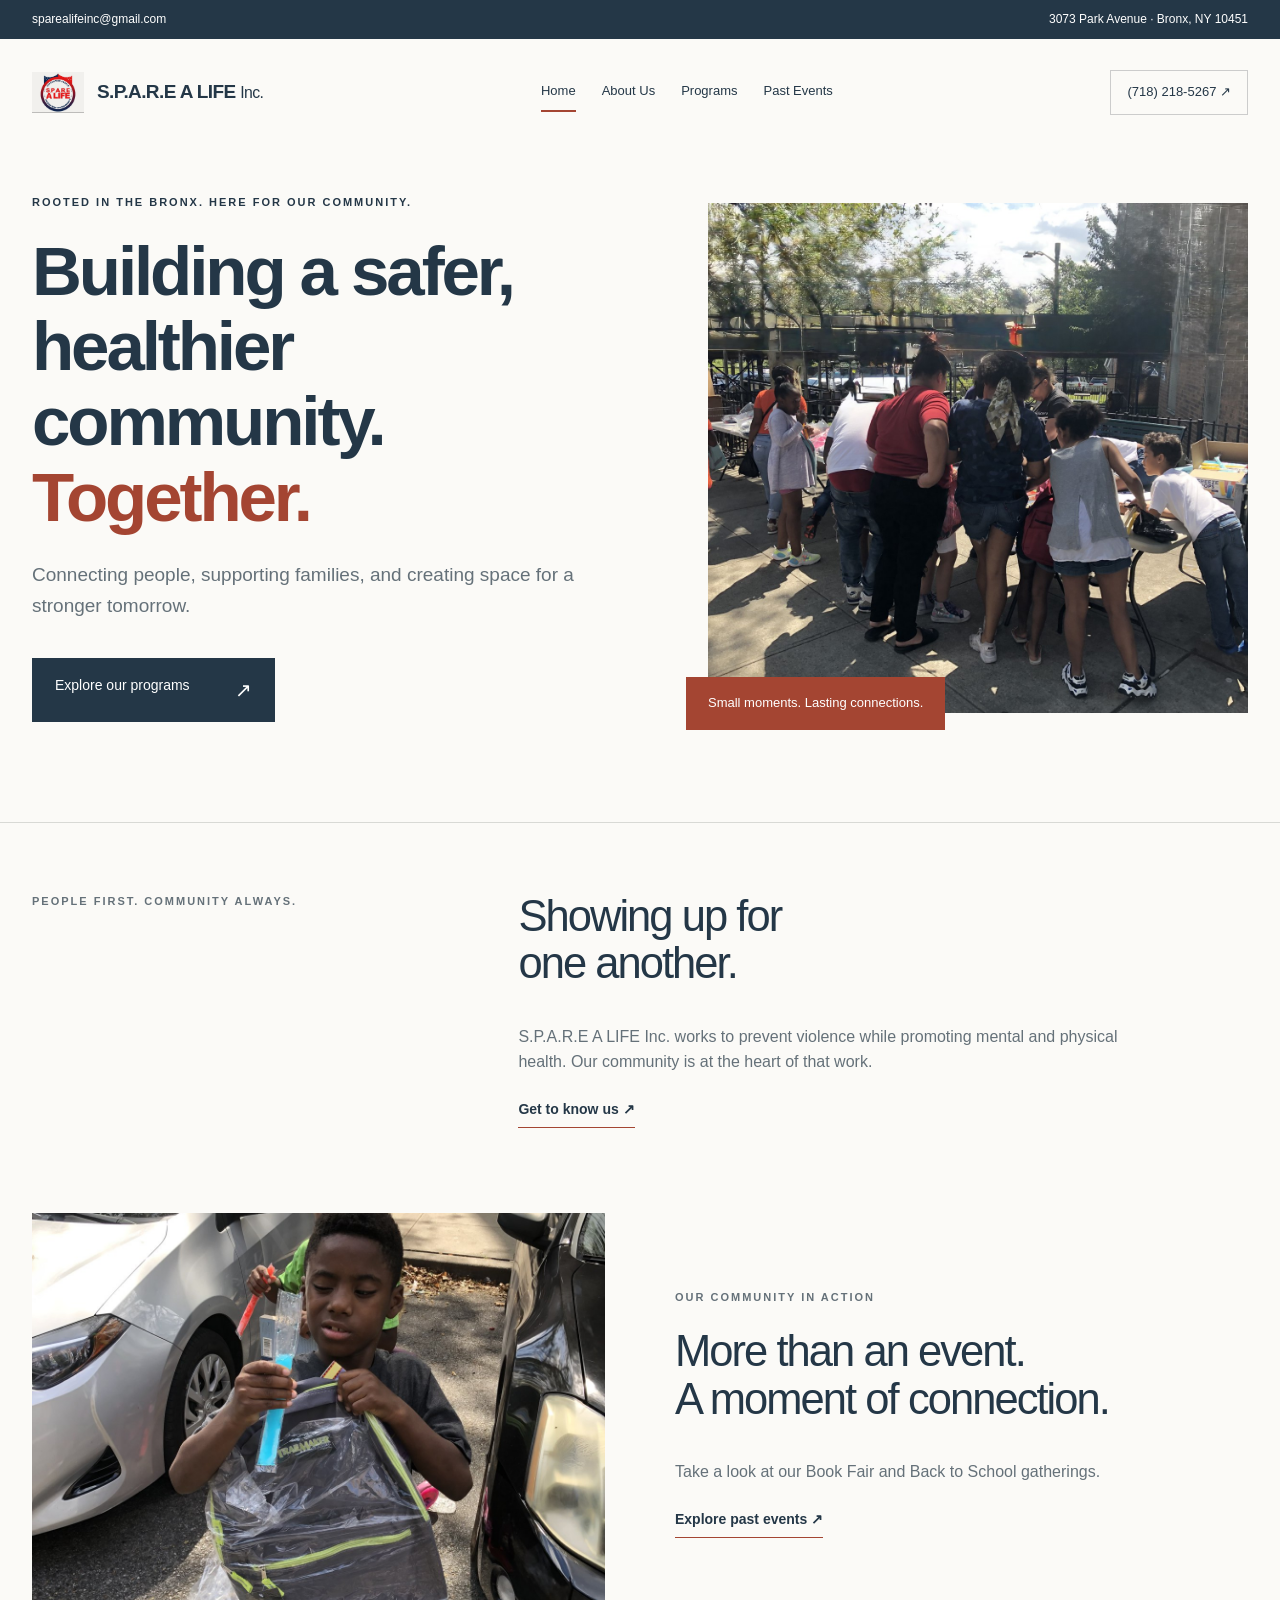
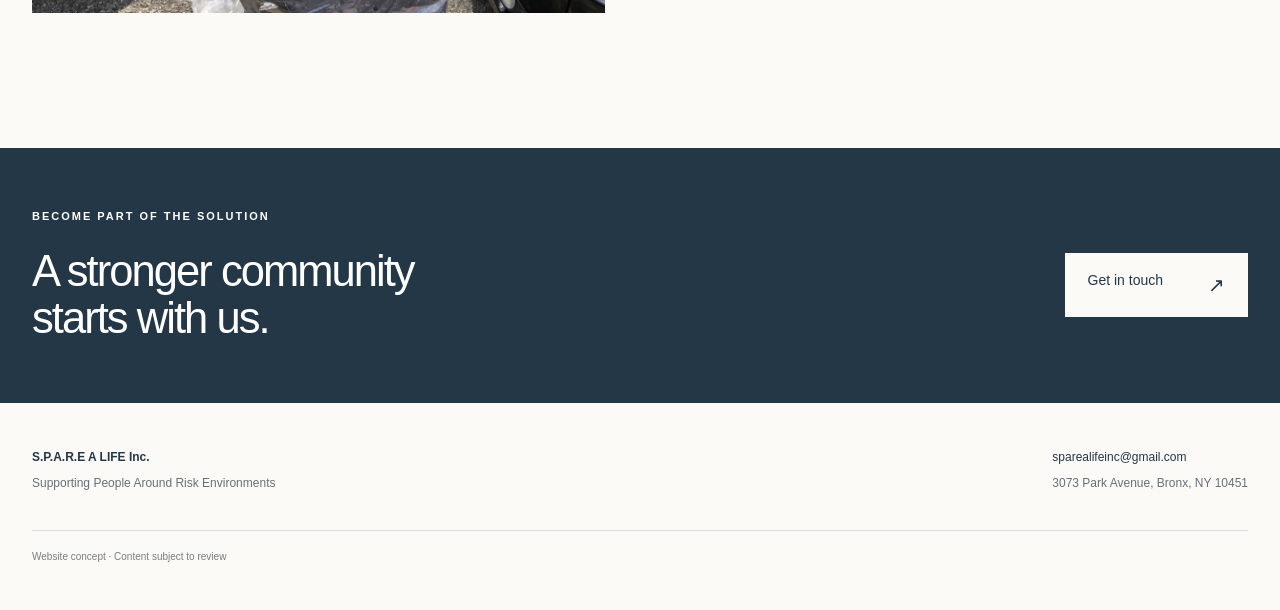
<file: index.html>
<!DOCTYPE html>
<html lang="en">
 <head>
  <meta charset="utf-8"/>
  <meta content="width=device-width,initial-scale=1" name="viewport"/>
  <title>
   Home | S.P.A.R.E A LIFE Inc.
  </title>
  <meta content="S.P.A.R.E A LIFE Inc. — building a safer, healthier community together." name="description"/>
  <link href="styles.css" rel="stylesheet"/>
  <script defer="" src="script.js">
  </script>
 </head>
 <body>
  <a class="skip" href="#main">
   Skip to content
  </a>
  <div class="contact-strip">
   <div>
    <a href="mailto:sparealifeinc@gmail.com">
     sparealifeinc@gmail.com
    </a>
    <span>
     3073 Park Avenue · Bronx, NY 10451
    </span>
   </div>
  </div>
  <header>
   <a class="brand" href="index.html">
    <img alt="S.P.A.R.E A LIFE logo" src="assets/logo.jpg"/>
    <span>
     S.P.A.R.E A LIFE
     <small>
      Inc.
     </small>
    </span>
   </a>
   <nav aria-label="Main navigation">
    <a aria-current="page" href="index.html">
     Home
    </a>
    <a href="about-us.html">
     About Us
    </a>
    <a href="programs.html">
     Programs
    </a>
    <a href="past-events.html">
     Past Events
    </a>
   </nav>
   <a class="phone" href="tel:+17182185267">
    (718) 218-5267 ↗
   </a>
  </header>
  <main id="main">
   <section class="hero">
    <div>
     <p class="eyebrow">
      ROOTED IN THE BRONX. HERE FOR OUR COMMUNITY.
     </p>
     <h1>
      Building a safer,
      <br/>
      healthier community.
      <br/>
      <em>
       Together.
      </em>
     </h1>
     <p class="lead">
      Connecting people, supporting families, and creating space for a stronger tomorrow.
     </p>
     <a class="button" href="programs.html">
      Explore our programs
      <span>
       ↗
      </span>
     </a>
    </div>
    <figure class="hero-photo">
     <img alt="Neighbors gathered at a community event" src="assets/back-to-school-3.jpg"/>
     <figcaption>
      Small moments. Lasting connections.
     </figcaption>
    </figure>
   </section>
   <section class="intro">
    <p class="eyebrow">
     PEOPLE FIRST. COMMUNITY ALWAYS.
    </p>
    <div>
     <h2>
      Showing up for
      <br/>
      one another.
     </h2>
     <p>
      S.P.A.R.E A LIFE Inc. works to prevent violence while promoting mental and physical health. Our community is at the heart of that work.
     </p>
     <a class="text-link" href="about-us.html">
      Get to know us ↗
     </a>
    </div>
   </section>
   <section class="feature">
    <img alt="A young attendee at the Back to School event" src="assets/back-to-school-7.jpg"/>
    <div>
     <p class="eyebrow">
      OUR COMMUNITY IN ACTION
     </p>
     <h2>
      More than an event.
      <br/>
      A moment of connection.
     </h2>
     <p>
      Take a look at our Book Fair and Back to School gatherings.
     </p>
     <a class="text-link" href="past-events.html">
      Explore past events ↗
     </a>
    </div>
   </section>
   <section class="connect">
    <div>
     <p class="eyebrow">
      BECOME PART OF THE SOLUTION
     </p>
     <h2>
      A stronger community
      <br/>
      starts with us.
     </h2>
    </div>
    <a class="button light" href="mailto:sparealifeinc@gmail.com">
     Get in touch
     <span>
      ↗
     </span>
    </a>
   </section>
  </main>
  <footer>
   <div>
    <strong>
     S.P.A.R.E A LIFE Inc.
    </strong>
    <p>
     Supporting People Around Risk Environments
    </p>
   </div>
   <div>
    <a href="mailto:sparealifeinc@gmail.com">
     sparealifeinc@gmail.com
    </a>
    <p>
     3073 Park Avenue, Bronx, NY 10451
    </p>
   </div>
   <small>
    Website concept · Content subject to review
   </small>
  </footer>
  <dialog aria-label="Event photo viewer">
   <button aria-label="Close photo" class="close">
    ×
   </button>
   <img alt=""/>
   <p>
   </p>
  </dialog>
 </body>
</html>
</file>
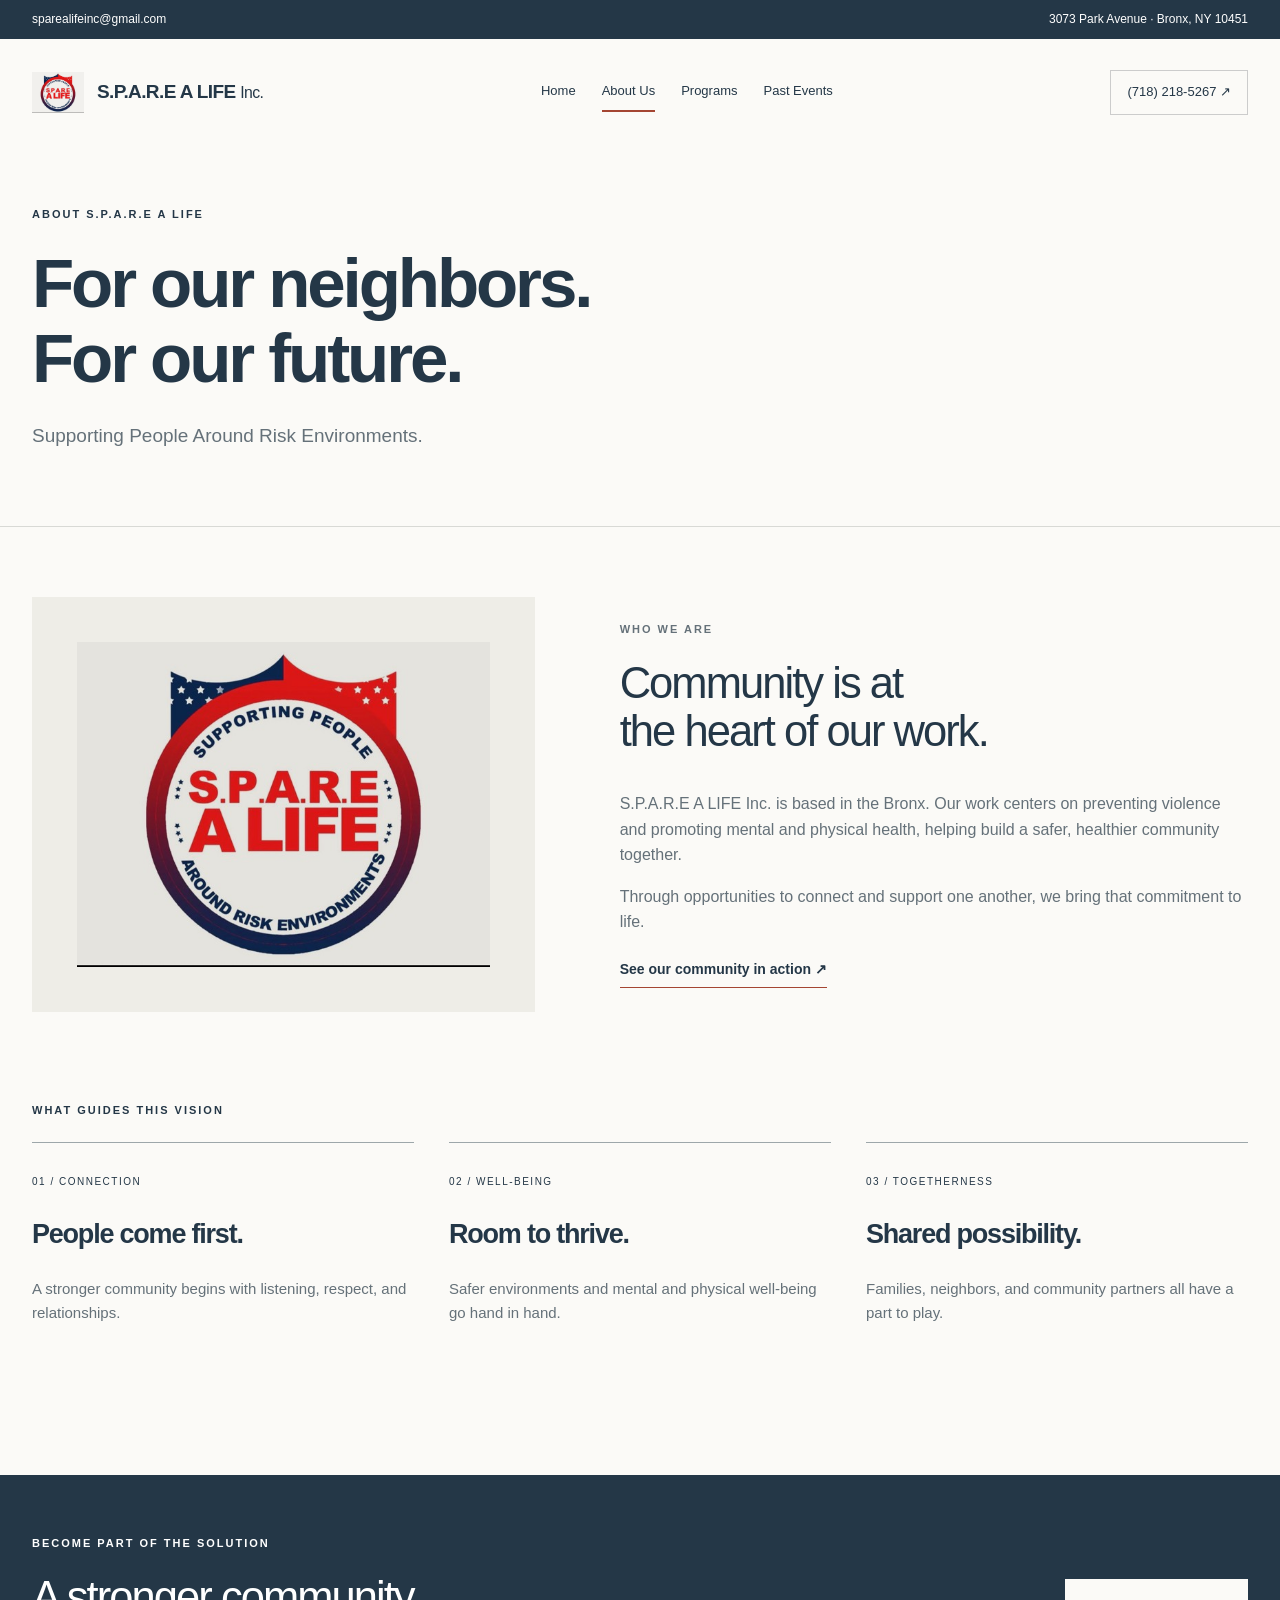
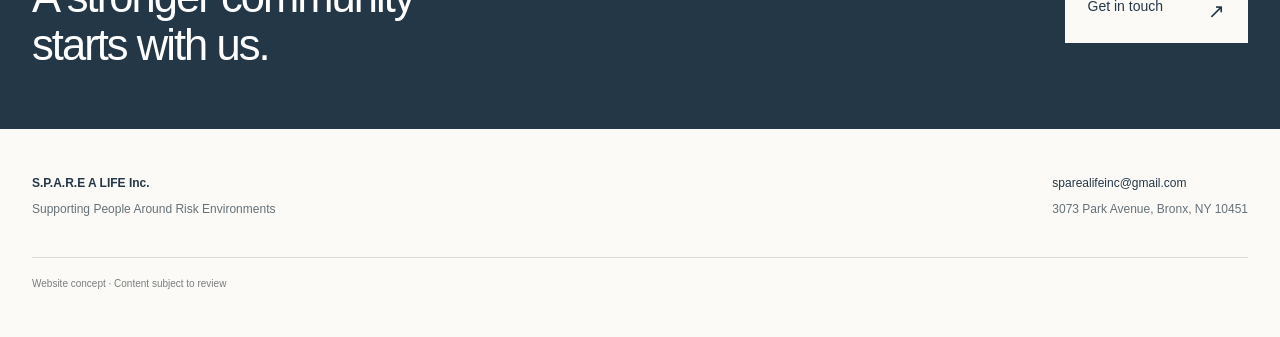
<file: about-us.html>
<!DOCTYPE html>
<html lang="en">
 <head>
  <meta charset="utf-8"/>
  <meta content="width=device-width,initial-scale=1" name="viewport"/>
  <title>
   About Us | S.P.A.R.E A LIFE Inc.
  </title>
  <meta content="S.P.A.R.E A LIFE Inc. — building a safer, healthier community together." name="description"/>
  <link href="styles.css" rel="stylesheet"/>
  <script defer="" src="script.js">
  </script>
 </head>
 <body>
  <a class="skip" href="#main">
   Skip to content
  </a>
  <div class="contact-strip">
   <div>
    <a href="mailto:sparealifeinc@gmail.com">
     sparealifeinc@gmail.com
    </a>
    <span>
     3073 Park Avenue · Bronx, NY 10451
    </span>
   </div>
  </div>
  <header>
   <a class="brand" href="index.html">
    <img alt="S.P.A.R.E A LIFE logo" src="assets/logo.jpg"/>
    <span>
     S.P.A.R.E A LIFE
     <small>
      Inc.
     </small>
    </span>
   </a>
   <nav aria-label="Main navigation">
    <a href="index.html">
     Home
    </a>
    <a aria-current="page" href="about-us.html">
     About Us
    </a>
    <a href="programs.html">
     Programs
    </a>
    <a href="past-events.html">
     Past Events
    </a>
   </nav>
   <a class="phone" href="tel:+17182185267">
    (718) 218-5267 ↗
   </a>
  </header>
  <main id="main">
   <section class="page-heading">
    <p class="eyebrow">
     ABOUT S.P.A.R.E A LIFE
    </p>
    <h1>
     For our neighbors.
     <br/>
     For our future.
    </h1>
    <p class="lead">
     Supporting People Around Risk Environments.
    </p>
   </section>
   <section class="about-layout">
    <div class="logo-panel">
     <img alt="S.P.A.R.E A LIFE shield" src="assets/logo.jpg"/>
    </div>
    <div>
     <p class="eyebrow">
      WHO WE ARE
     </p>
     <h2>
      Community is at
      <br/>
      the heart of our work.
     </h2>
     <p>
      S.P.A.R.E A LIFE Inc. is based in the Bronx. Our work centers on preventing violence and promoting mental and physical health, helping build a safer, healthier community together.
     </p>
     <p>
      Through opportunities to connect and support one another, we bring that commitment to life.
     </p>
     <a class="text-link" href="past-events.html">
      See our community in action ↗
     </a>
    </div>
   </section>
   <section class="values">
    <p class="eyebrow">
     WHAT GUIDES THIS VISION
    </p>
    <div class="cards">
     <article>
      <span>
       01 / CONNECTION
      </span>
      <h3>
       People come first.
      </h3>
      <p>
       A stronger community begins with listening, respect, and relationships.
      </p>
     </article>
     <article>
      <span>
       02 / WELL-BEING
      </span>
      <h3>
       Room to thrive.
      </h3>
      <p>
       Safer environments and mental and physical well-being go hand in hand.
      </p>
     </article>
     <article>
      <span>
       03 / TOGETHERNESS
      </span>
      <h3>
       Shared possibility.
      </h3>
      <p>
       Families, neighbors, and community partners all have a part to play.
      </p>
     </article>
    </div>
   </section>
   <section class="connect">
    <div>
     <p class="eyebrow">
      BECOME PART OF THE SOLUTION
     </p>
     <h2>
      A stronger community
      <br/>
      starts with us.
     </h2>
    </div>
    <a class="button light" href="mailto:sparealifeinc@gmail.com">
     Get in touch
     <span>
      ↗
     </span>
    </a>
   </section>
  </main>
  <footer>
   <div>
    <strong>
     S.P.A.R.E A LIFE Inc.
    </strong>
    <p>
     Supporting People Around Risk Environments
    </p>
   </div>
   <div>
    <a href="mailto:sparealifeinc@gmail.com">
     sparealifeinc@gmail.com
    </a>
    <p>
     3073 Park Avenue, Bronx, NY 10451
    </p>
   </div>
   <small>
    Website concept · Content subject to review
   </small>
  </footer>
  <dialog aria-label="Event photo viewer">
   <button aria-label="Close photo" class="close">
    ×
   </button>
   <img alt=""/>
   <p>
   </p>
  </dialog>
 </body>
</html>
</file>
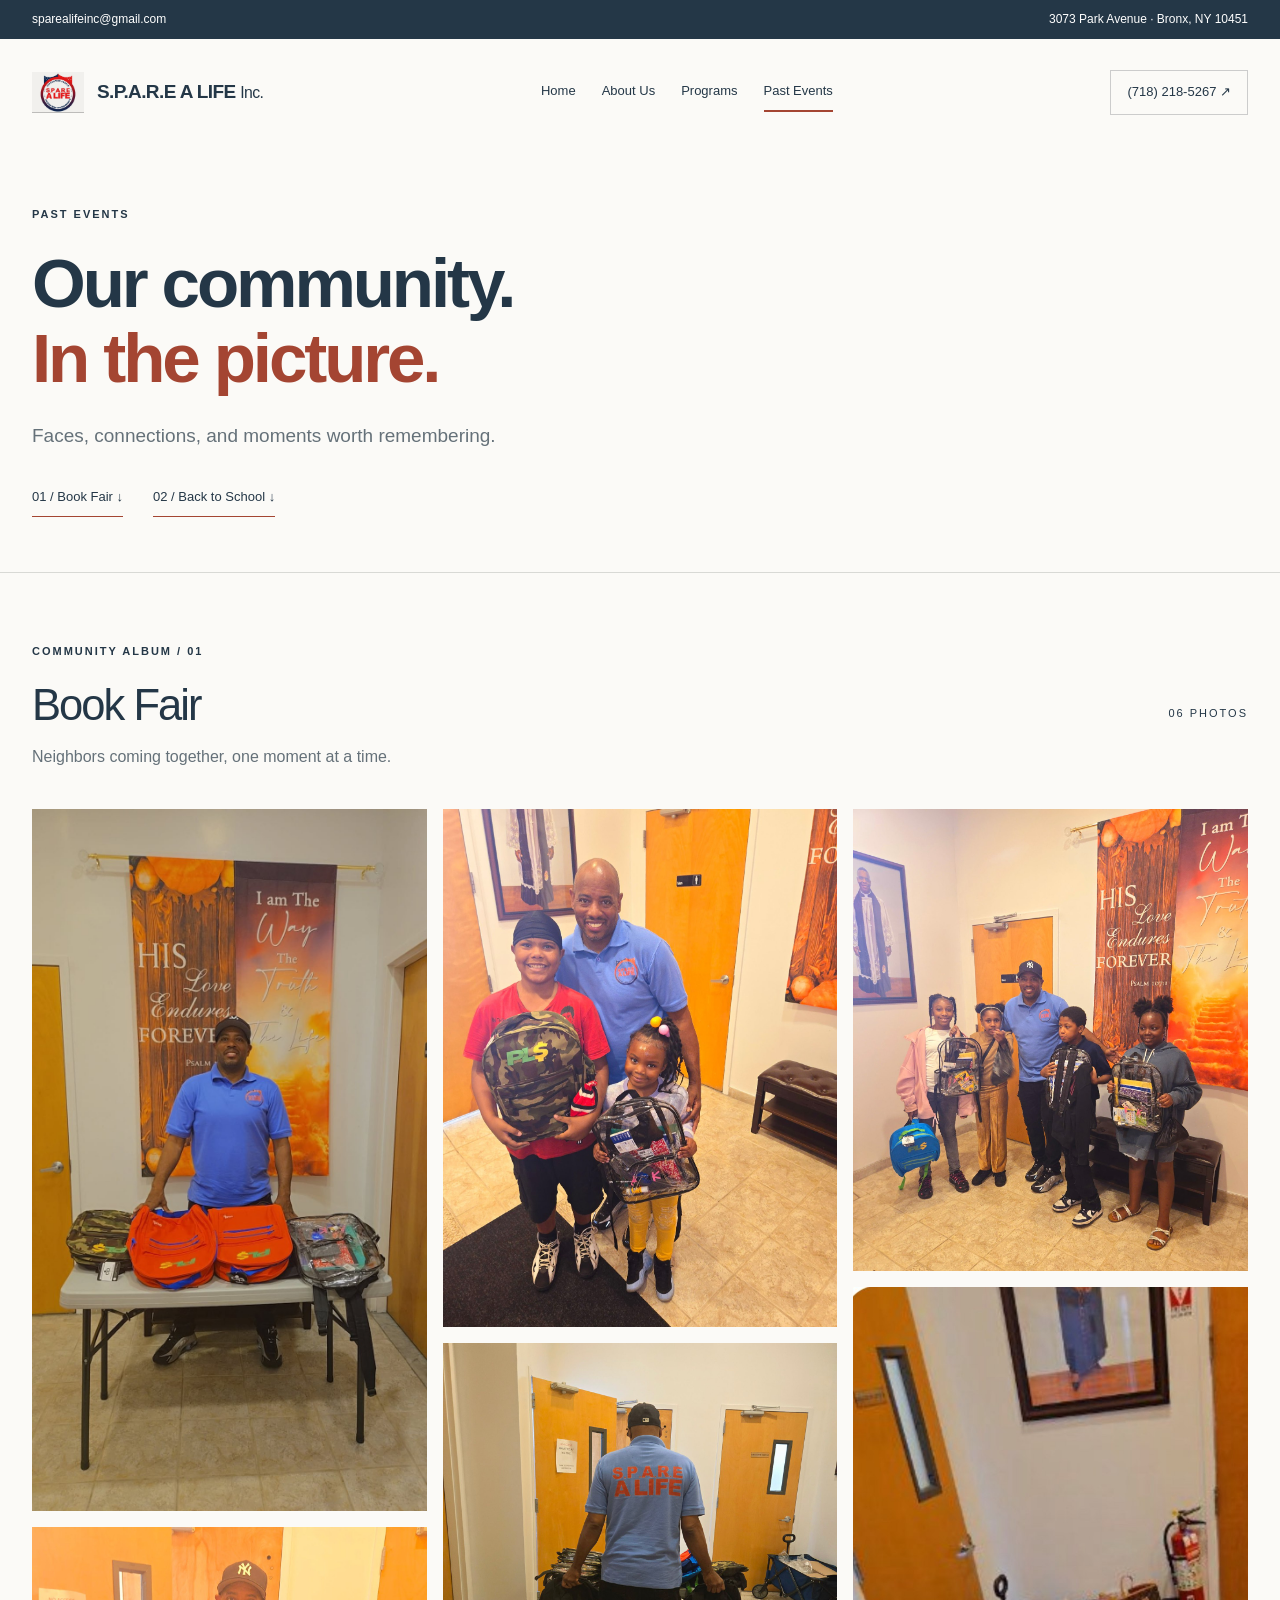
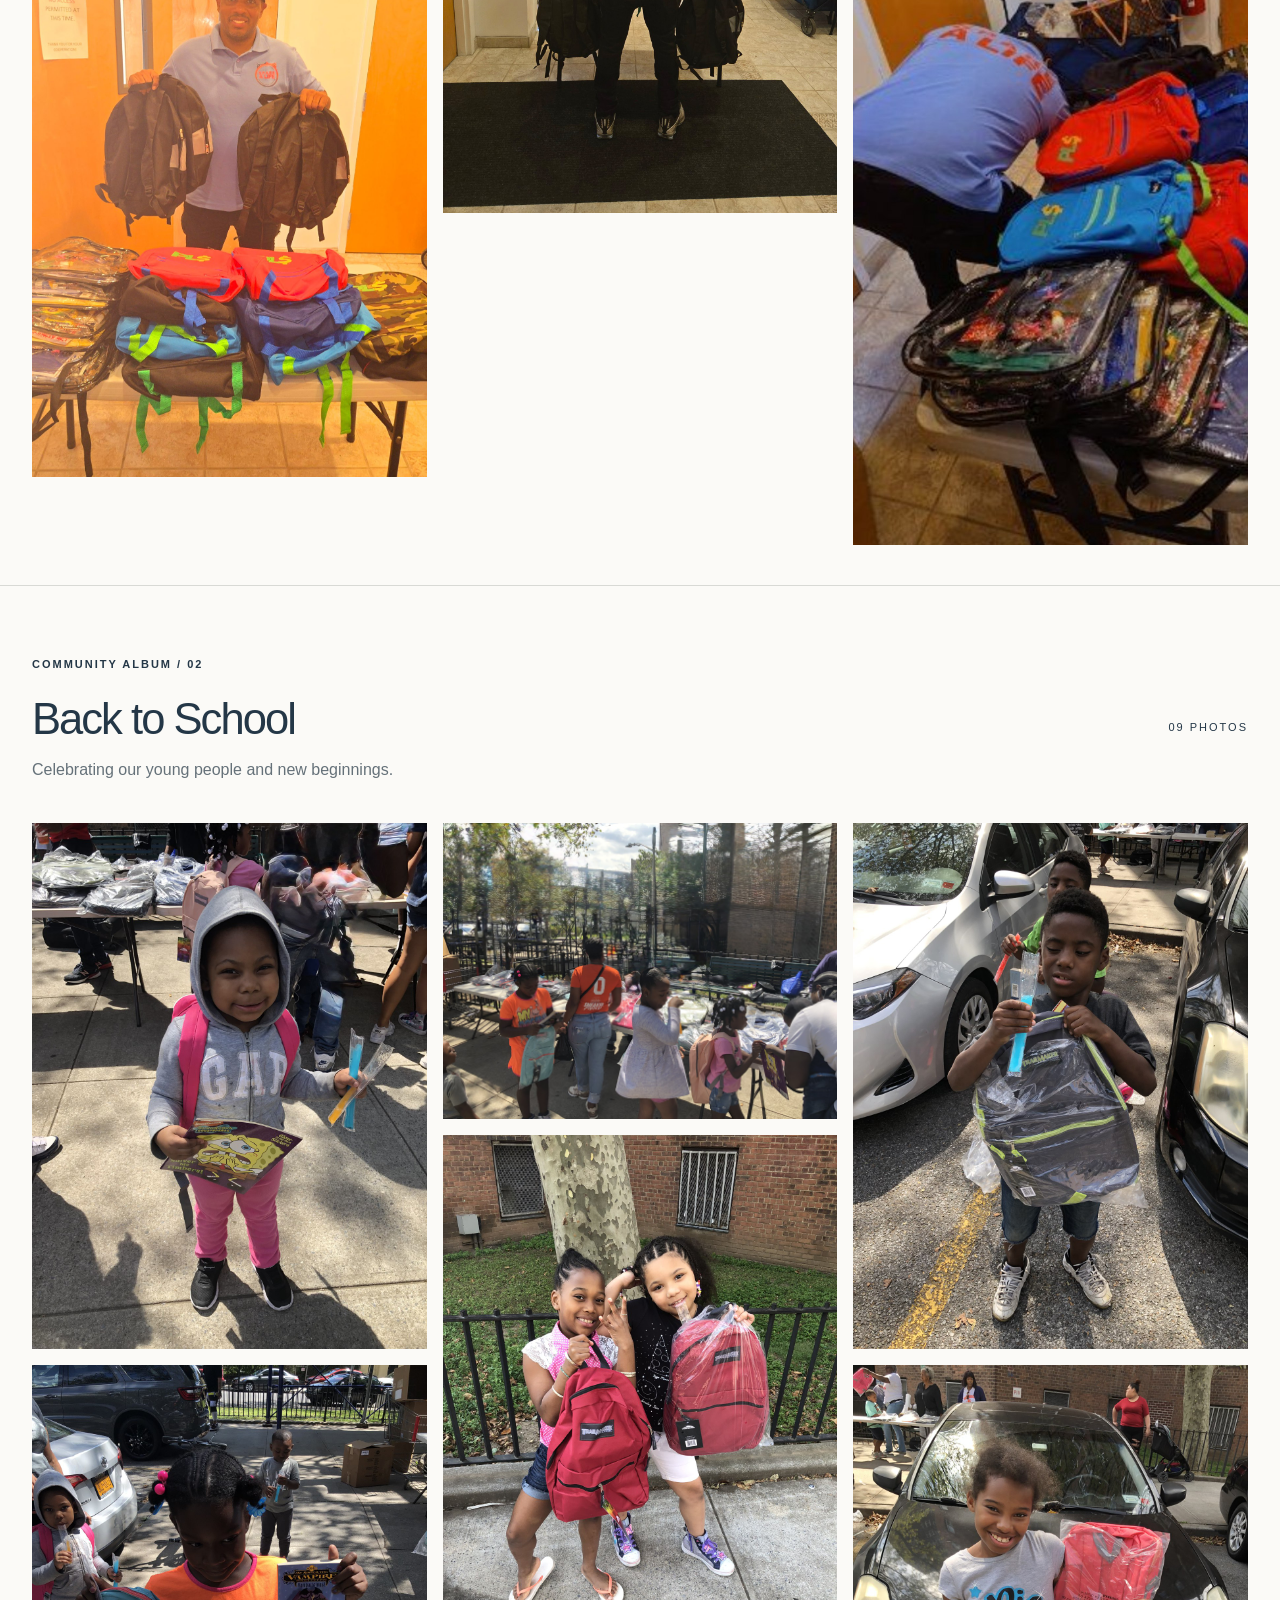
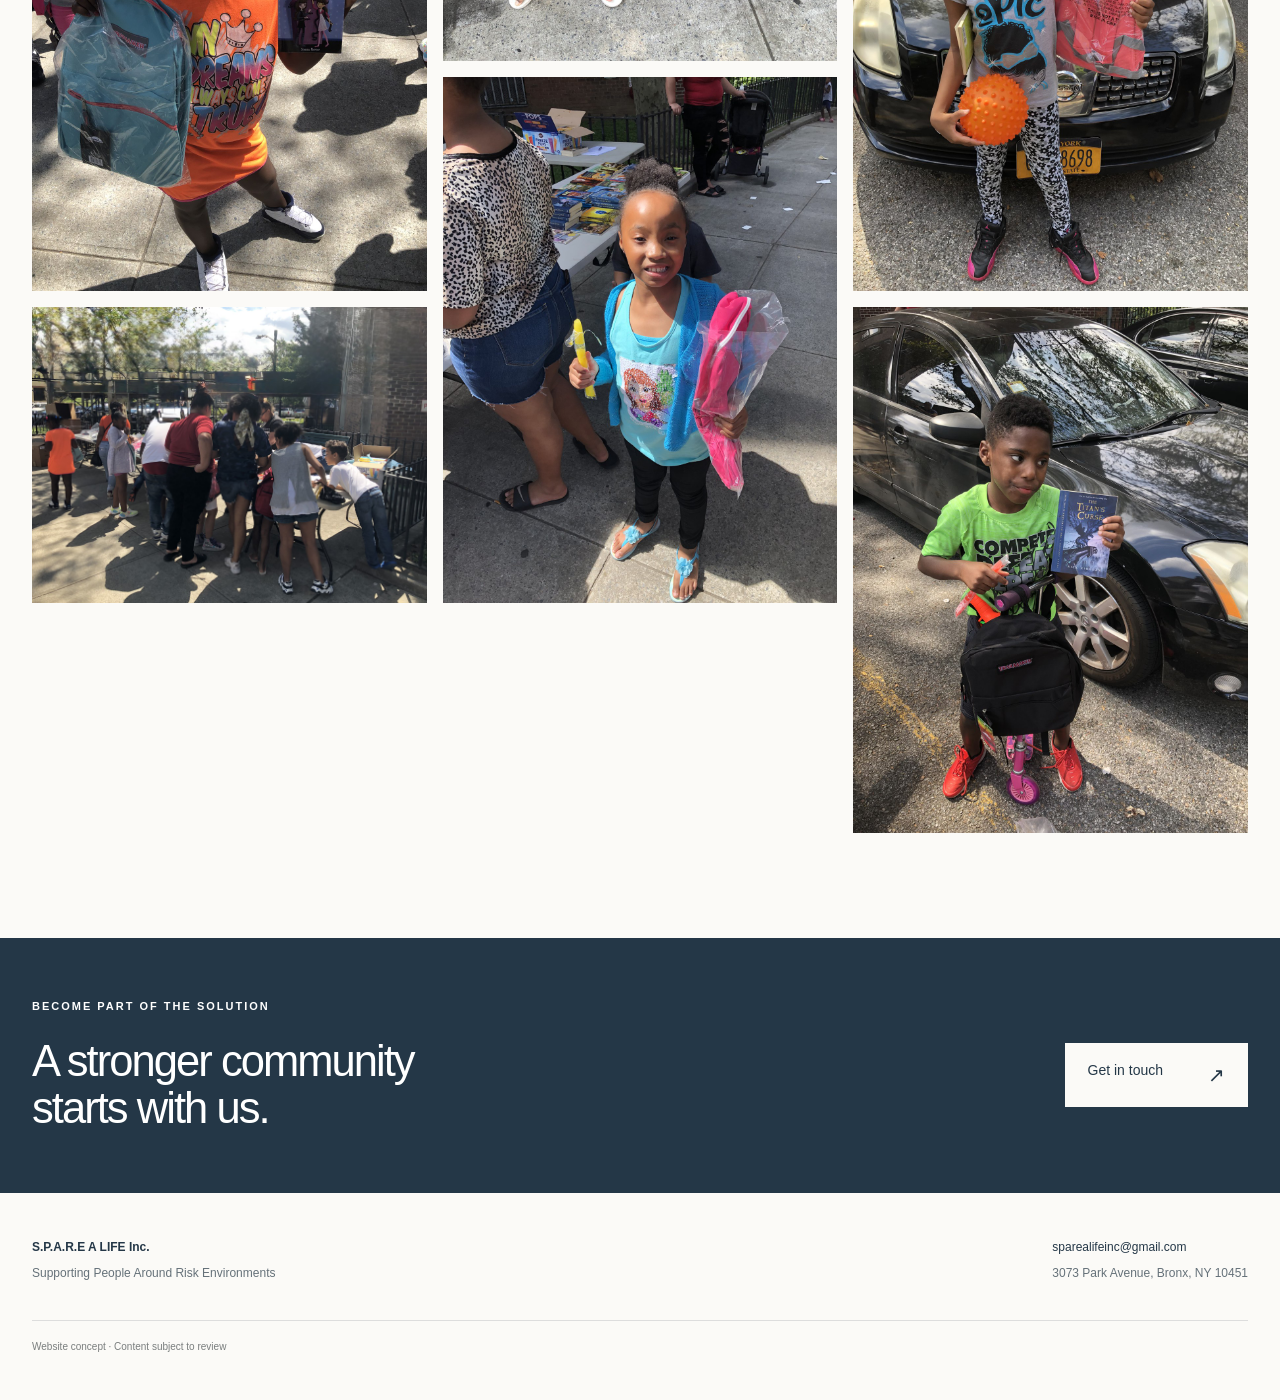
<file: past-events.html>
<!DOCTYPE html>
<html lang="en">
 <head>
  <meta charset="utf-8"/>
  <meta content="width=device-width,initial-scale=1" name="viewport"/>
  <title>
   Past Events | S.P.A.R.E A LIFE Inc.
  </title>
  <meta content="S.P.A.R.E A LIFE Inc. — building a safer, healthier community together." name="description"/>
  <link href="styles.css" rel="stylesheet"/>
  <script defer="" src="script.js">
  </script>
 </head>
 <body>
  <a class="skip" href="#main">
   Skip to content
  </a>
  <div class="contact-strip">
   <div>
    <a href="mailto:sparealifeinc@gmail.com">
     sparealifeinc@gmail.com
    </a>
    <span>
     3073 Park Avenue · Bronx, NY 10451
    </span>
   </div>
  </div>
  <header>
   <a class="brand" href="index.html">
    <img alt="S.P.A.R.E A LIFE logo" src="assets/logo.jpg"/>
    <span>
     S.P.A.R.E A LIFE
     <small>
      Inc.
     </small>
    </span>
   </a>
   <nav aria-label="Main navigation">
    <a href="index.html">
     Home
    </a>
    <a href="about-us.html">
     About Us
    </a>
    <a href="programs.html">
     Programs
    </a>
    <a aria-current="page" href="past-events.html">
     Past Events
    </a>
   </nav>
   <a class="phone" href="tel:+17182185267">
    (718) 218-5267 ↗
   </a>
  </header>
  <main id="main">
   <section class="page-heading events-heading">
    <p class="eyebrow">
     PAST EVENTS
    </p>
    <h1>
     Our community.
     <br/>
     <em>
      In the picture.
     </em>
    </h1>
    <p class="lead">
     Faces, connections, and moments worth remembering.
    </p>
    <div class="album-links">
     <a href="#book-fair">
      01 / Book Fair ↓
     </a>
     <a href="#back-to-school">
      02 / Back to School ↓
     </a>
    </div>
   </section>
   <section class="event" id="book-fair">
    <div class="event-heading">
     <div>
      <p class="eyebrow">
       COMMUNITY ALBUM / 01
      </p>
      <h2>
       Book Fair
      </h2>
      <p>
       Neighbors coming together, one moment at a time.
      </p>
     </div>
     <span class="photo-count">
      06 PHOTOS
     </span>
    </div>
    <div class="collage book-fair">
     <button aria-label="Enlarge Book Fair photo 1" class="photo photo-1" data-caption="Book Fair · Photo 1 of 6" data-photo="assets/book-fair-1.jpg">
      <img alt="Book Fair community event, photo 1" loading="lazy" src="assets/book-fair-1.jpg"/>
      <span>
       ↗
      </span>
     </button>
     <button aria-label="Enlarge Book Fair photo 2" class="photo photo-2" data-caption="Book Fair · Photo 2 of 6" data-photo="assets/book-fair-2.jpg">
      <img alt="Book Fair community event, photo 2" loading="lazy" src="assets/book-fair-2.jpg"/>
      <span>
       ↗
      </span>
     </button>
     <button aria-label="Enlarge Book Fair photo 3" class="photo photo-3" data-caption="Book Fair · Photo 3 of 6" data-photo="assets/book-fair-3.jpg">
      <img alt="Book Fair community event, photo 3" loading="lazy" src="assets/book-fair-3.jpg"/>
      <span>
       ↗
      </span>
     </button>
     <button aria-label="Enlarge Book Fair photo 4" class="photo photo-4" data-caption="Book Fair · Photo 4 of 6" data-photo="assets/book-fair-4.jpg">
      <img alt="Book Fair community event, photo 4" loading="lazy" src="assets/book-fair-4.jpg"/>
      <span>
       ↗
      </span>
     </button>
     <button aria-label="Enlarge Book Fair photo 5" class="photo photo-5" data-caption="Book Fair · Photo 5 of 6" data-photo="assets/book-fair-5.jpg">
      <img alt="Book Fair community event, photo 5" loading="lazy" src="assets/book-fair-5.jpg"/>
      <span>
       ↗
      </span>
     </button>
     <button aria-label="Enlarge Book Fair photo 6" class="photo photo-6" data-caption="Book Fair · Photo 6 of 6" data-photo="assets/book-fair-6.jpg">
      <img alt="Book Fair community event, photo 6" loading="lazy" src="assets/book-fair-6.jpg"/>
      <span>
       ↗
      </span>
     </button>
    </div>
   </section>
   <section class="event" id="back-to-school">
    <div class="event-heading">
     <div>
      <p class="eyebrow">
       COMMUNITY ALBUM / 02
      </p>
      <h2>
       Back to School
      </h2>
      <p>
       Celebrating our young people and new beginnings.
      </p>
     </div>
     <span class="photo-count">
      09 PHOTOS
     </span>
    </div>
    <div class="collage back-to-school">
     <button aria-label="Enlarge Back to School photo 1" class="photo photo-1" data-caption="Back to School · Photo 1 of 9" data-photo="assets/back-to-school-1.jpg">
      <img alt="Back to School community event, photo 1" loading="lazy" src="assets/back-to-school-1.jpg"/>
      <span>
       ↗
      </span>
     </button>
     <button aria-label="Enlarge Back to School photo 2" class="photo photo-2" data-caption="Back to School · Photo 2 of 9" data-photo="assets/back-to-school-2.jpg">
      <img alt="Back to School community event, photo 2" loading="lazy" src="assets/back-to-school-2.jpg"/>
      <span>
       ↗
      </span>
     </button>
     <button aria-label="Enlarge Back to School photo 3" class="photo photo-3" data-caption="Back to School · Photo 3 of 9" data-photo="assets/back-to-school-3.jpg">
      <img alt="Back to School community event, photo 3" loading="lazy" src="assets/back-to-school-3.jpg"/>
      <span>
       ↗
      </span>
     </button>
     <button aria-label="Enlarge Back to School photo 4" class="photo photo-4" data-caption="Back to School · Photo 4 of 9" data-photo="assets/back-to-school-4.jpg">
      <img alt="Back to School community event, photo 4" loading="lazy" src="assets/back-to-school-4.jpg"/>
      <span>
       ↗
      </span>
     </button>
     <button aria-label="Enlarge Back to School photo 5" class="photo photo-5" data-caption="Back to School · Photo 5 of 9" data-photo="assets/back-to-school-5.jpg">
      <img alt="Back to School community event, photo 5" loading="lazy" src="assets/back-to-school-5.jpg"/>
      <span>
       ↗
      </span>
     </button>
     <button aria-label="Enlarge Back to School photo 6" class="photo photo-6" data-caption="Back to School · Photo 6 of 9" data-photo="assets/back-to-school-6.jpg">
      <img alt="Back to School community event, photo 6" loading="lazy" src="assets/back-to-school-6.jpg"/>
      <span>
       ↗
      </span>
     </button>
     <button aria-label="Enlarge Back to School photo 7" class="photo photo-7" data-caption="Back to School · Photo 7 of 9" data-photo="assets/back-to-school-7.jpg">
      <img alt="Back to School community event, photo 7" loading="lazy" src="assets/back-to-school-7.jpg"/>
      <span>
       ↗
      </span>
     </button>
     <button aria-label="Enlarge Back to School photo 8" class="photo photo-8" data-caption="Back to School · Photo 8 of 9" data-photo="assets/back-to-school-8.jpg">
      <img alt="Back to School community event, photo 8" loading="lazy" src="assets/back-to-school-8.jpg"/>
      <span>
       ↗
      </span>
     </button>
     <button aria-label="Enlarge Back to School photo 9" class="photo photo-9" data-caption="Back to School · Photo 9 of 9" data-photo="assets/back-to-school-9.jpg">
      <img alt="Back to School community event, photo 9" loading="lazy" src="assets/back-to-school-9.jpg"/>
      <span>
       ↗
      </span>
     </button>
    </div>
   </section>
   <section class="connect">
    <div>
     <p class="eyebrow">
      BECOME PART OF THE SOLUTION
     </p>
     <h2>
      A stronger community
      <br/>
      starts with us.
     </h2>
    </div>
    <a class="button light" href="mailto:sparealifeinc@gmail.com">
     Get in touch
     <span>
      ↗
     </span>
    </a>
   </section>
  </main>
  <footer>
   <div>
    <strong>
     S.P.A.R.E A LIFE Inc.
    </strong>
    <p>
     Supporting People Around Risk Environments
    </p>
   </div>
   <div>
    <a href="mailto:sparealifeinc@gmail.com">
     sparealifeinc@gmail.com
    </a>
    <p>
     3073 Park Avenue, Bronx, NY 10451
    </p>
   </div>
   <small>
    Website concept · Content subject to review
   </small>
  </footer>
  <dialog aria-label="Event photo viewer">
   <button aria-label="Close photo" class="close">
    ×
   </button>
   <img alt=""/>
   <p>
   </p>
  </dialog>
 </body>
</html>
</file>
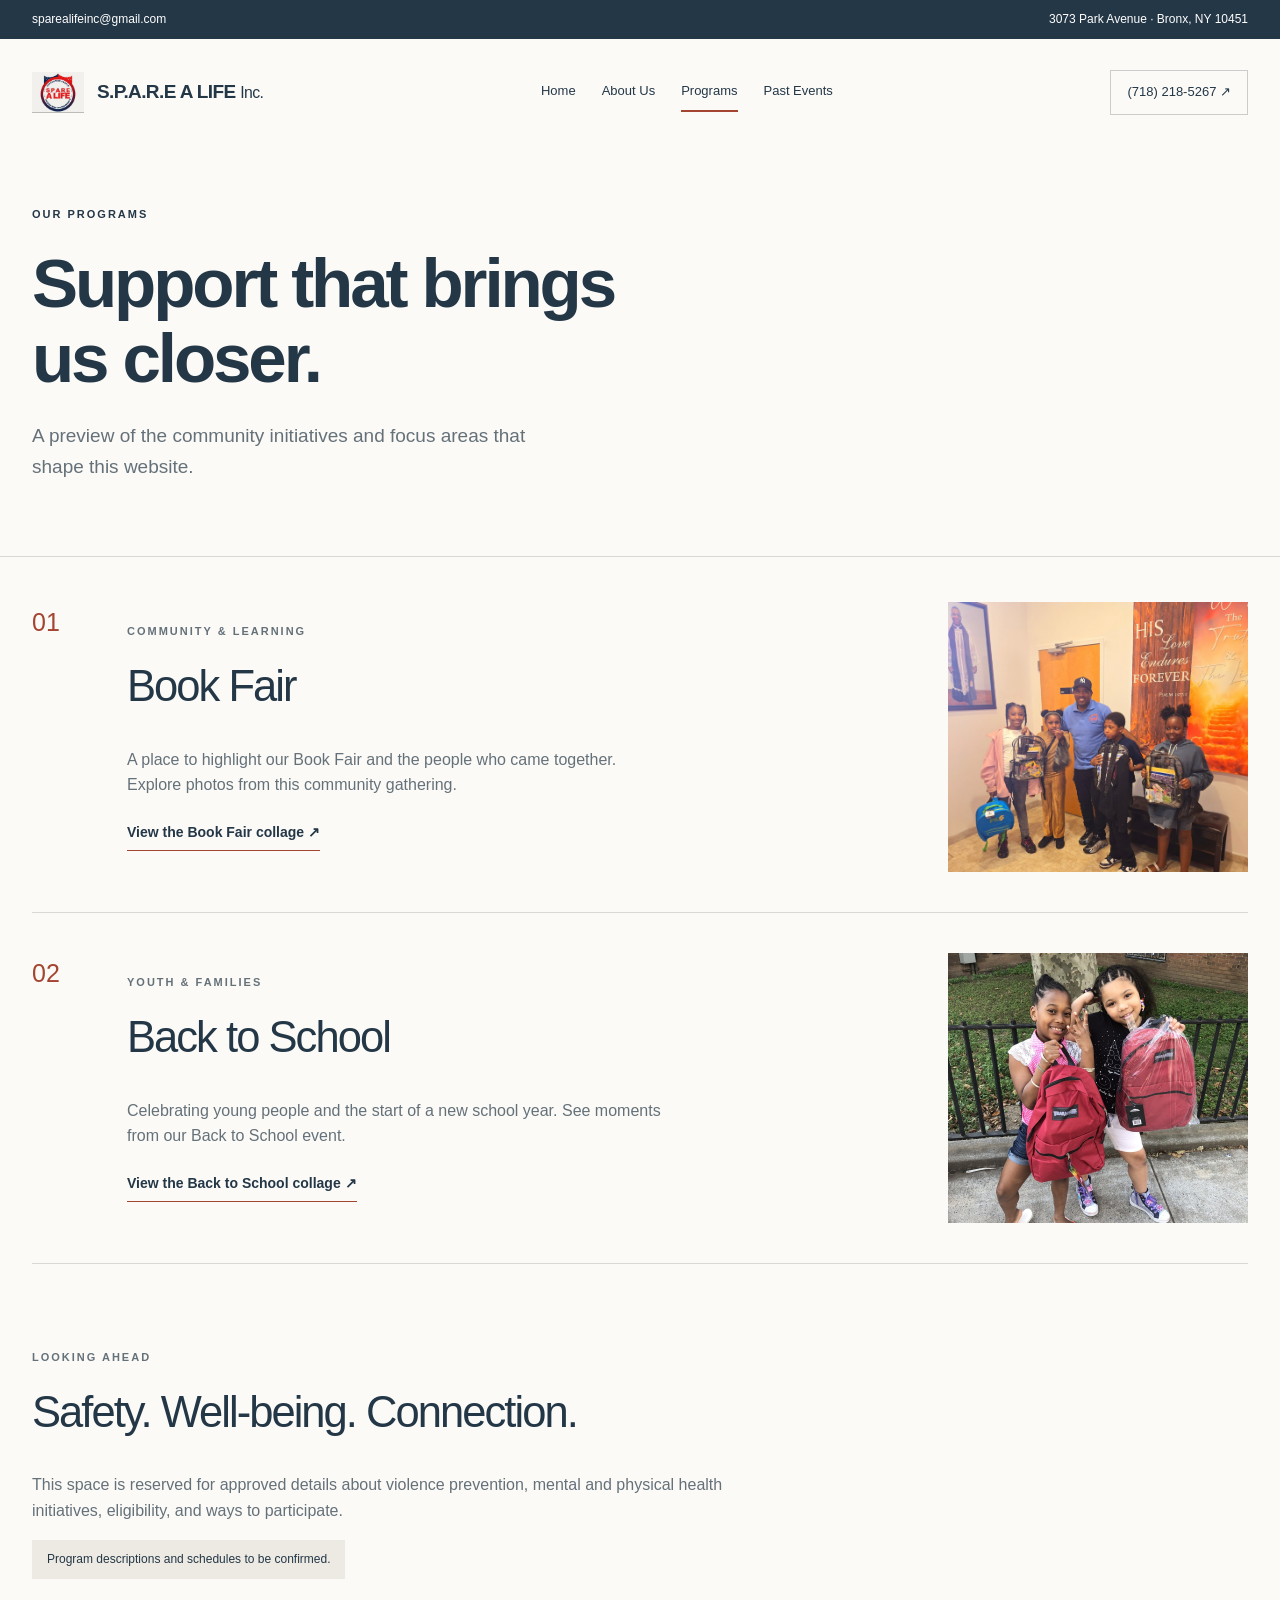
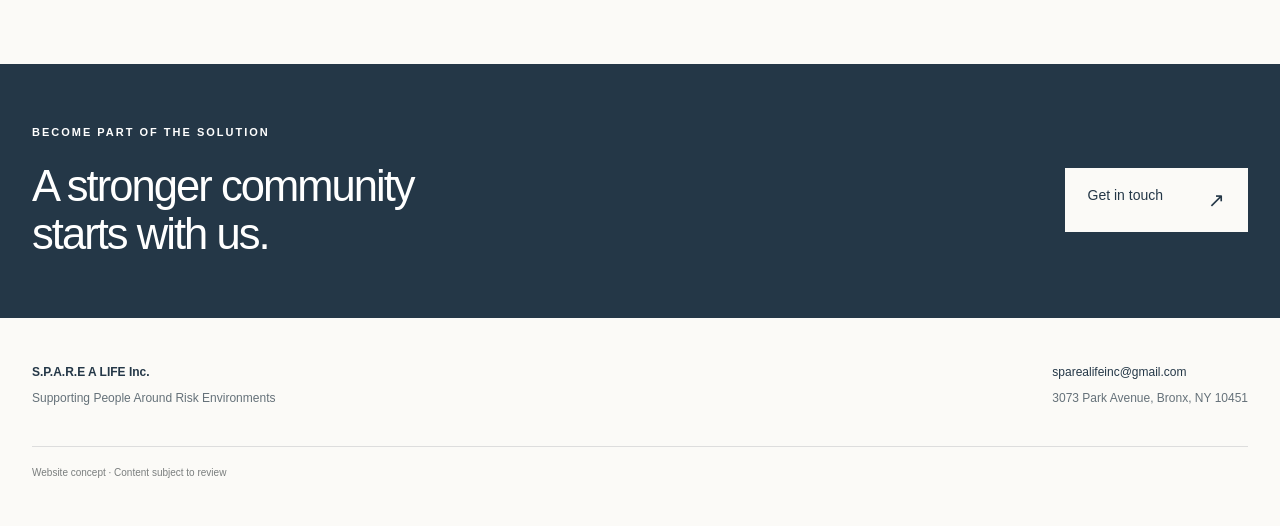
<file: programs.html>
<!DOCTYPE html>
<html lang="en">
 <head>
  <meta charset="utf-8"/>
  <meta content="width=device-width,initial-scale=1" name="viewport"/>
  <title>
   Programs | S.P.A.R.E A LIFE Inc.
  </title>
  <meta content="S.P.A.R.E A LIFE Inc. — building a safer, healthier community together." name="description"/>
  <link href="styles.css" rel="stylesheet"/>
  <script defer="" src="script.js">
  </script>
 </head>
 <body>
  <a class="skip" href="#main">
   Skip to content
  </a>
  <div class="contact-strip">
   <div>
    <a href="mailto:sparealifeinc@gmail.com">
     sparealifeinc@gmail.com
    </a>
    <span>
     3073 Park Avenue · Bronx, NY 10451
    </span>
   </div>
  </div>
  <header>
   <a class="brand" href="index.html">
    <img alt="S.P.A.R.E A LIFE logo" src="assets/logo.jpg"/>
    <span>
     S.P.A.R.E A LIFE
     <small>
      Inc.
     </small>
    </span>
   </a>
   <nav aria-label="Main navigation">
    <a href="index.html">
     Home
    </a>
    <a href="about-us.html">
     About Us
    </a>
    <a aria-current="page" href="programs.html">
     Programs
    </a>
    <a href="past-events.html">
     Past Events
    </a>
   </nav>
   <a class="phone" href="tel:+17182185267">
    (718) 218-5267 ↗
   </a>
  </header>
  <main id="main">
   <section class="page-heading">
    <p class="eyebrow">
     OUR PROGRAMS
    </p>
    <h1>
     Support that brings
     <br/>
     us closer.
    </h1>
    <p class="lead">
     A preview of the community initiatives and focus areas that shape this website.
    </p>
   </section>
   <section class="program-list">
    <article>
     <span class="number">
      01
     </span>
     <div>
      <p class="eyebrow">
       COMMUNITY &amp; LEARNING
      </p>
      <h2>
       Book Fair
      </h2>
      <p>
       A place to highlight our Book Fair and the people who came together. Explore photos from this community gathering.
      </p>
      <a class="text-link" href="past-events.html#book-fair">
       View the Book Fair collage ↗
      </a>
     </div>
     <img alt="Community members at the Book Fair" src="assets/book-fair-5.jpg"/>
    </article>
    <article>
     <span class="number">
      02
     </span>
     <div>
      <p class="eyebrow">
       YOUTH &amp; FAMILIES
      </p>
      <h2>
       Back to School
      </h2>
      <p>
       Celebrating young people and the start of a new school year. See moments from our Back to School event.
      </p>
      <a class="text-link" href="past-events.html#back-to-school">
       View the Back to School collage ↗
      </a>
     </div>
     <img alt="Back to School event attendee" src="assets/back-to-school-5.jpg"/>
    </article>
   </section>
   <section class="focus">
    <p class="eyebrow">
     LOOKING AHEAD
    </p>
    <h2>
     Safety. Well-being. Connection.
    </h2>
    <p>
     This space is reserved for approved details about violence prevention, mental and physical health initiatives, eligibility, and ways to participate.
    </p>
    <span class="note">
     Program descriptions and schedules to be confirmed.
    </span>
   </section>
   <section class="connect">
    <div>
     <p class="eyebrow">
      BECOME PART OF THE SOLUTION
     </p>
     <h2>
      A stronger community
      <br/>
      starts with us.
     </h2>
    </div>
    <a class="button light" href="mailto:sparealifeinc@gmail.com">
     Get in touch
     <span>
      ↗
     </span>
    </a>
   </section>
  </main>
  <footer>
   <div>
    <strong>
     S.P.A.R.E A LIFE Inc.
    </strong>
    <p>
     Supporting People Around Risk Environments
    </p>
   </div>
   <div>
    <a href="mailto:sparealifeinc@gmail.com">
     sparealifeinc@gmail.com
    </a>
    <p>
     3073 Park Avenue, Bronx, NY 10451
    </p>
   </div>
   <small>
    Website concept · Content subject to review
   </small>
  </footer>
  <dialog aria-label="Event photo viewer">
   <button aria-label="Close photo" class="close">
    ×
   </button>
   <img alt=""/>
   <p>
   </p>
  </dialog>
 </body>
</html>
</file>
<file: styles.css>
* {
  box-sizing: border-box;
}

html {
  scroll-behavior: smooth;
  scroll-padding-top: 25px;
}

body {
  margin: 0;
  color: #243747;
  background: #fbfaf7;
  font-family: Arial,Helvetica,sans-serif;
  line-height: 1.6;
}

a {
  color: inherit;
  text-decoration: none;
}

button {
  font: inherit;
}

img {
  max-width: 100%;
  display: block;
}

h1,h2,h3,p {
  margin-top: 0;
}

h1,h2,h3 {
  line-height: 1.09;
  letter-spacing: -.045em;
}

h1 {
  font-size: clamp(44px,5.4vw,78px);
  font-weight: 600;
  margin-bottom: 25px;
}

h2 {
  font-size: clamp(32px,3.4vw,48px);
  font-weight: 500;
}

h3 {
  font-size: 27px;
}

em {
  font-style: normal;
  color: #a44532;
}

.contact-strip {
  background: #243747;
  color: white;
  font-size: 12px;
}

.contact-strip>div {
  max-width: 1280px;
  margin: auto;
  padding: 10px 32px;
  display: flex;
  justify-content: space-between;
}

header {
  max-width: 1344px;
  padding: 24px 32px;
  margin: auto;
  display: flex;
  align-items: center;
  justify-content: space-between;
  gap: 24px;
  background: #fbfaf7;
}

.brand {
  display: flex;
  align-items: center;
  gap: 13px;
  font-weight: 700;
  font-size: 19px;
  letter-spacing: -.6px;
}

.brand img {
  width: 52px;
  height: 59px;
  object-fit: contain;
  mix-blend-mode: multiply;
}

.brand small {
  font-weight: 400;
}

nav {
  display: flex;
  gap: 26px;
  font-size: 13px;
}

nav a {
  padding: 8px 0;
}

nav a[aria-current] {
  border-bottom: 2px solid #a44532;
}

.phone {
  font-size: 13px;
  border: 1px solid #ccc;
  padding: 11px 16px;
}

.hero,.intro,.feature,.about-layout,.values,.program-list,.focus,.event,.page-heading {
  max-width: 1280px;
  margin: auto;
  padding: 70px 32px;
}

.hero {
  display: grid;
  grid-template-columns: 1.15fr 1fr;
  gap: 55px;
  align-items: center;
  padding-top: 48px;
}

.eyebrow {
  font-size: 11px;
  letter-spacing: 2px;
  font-weight: 700;
  margin-bottom: 22px;
}

.lead {
  font-size: 19px;
  max-width: 550px;
  color: #657179;
}

.button {
  display: inline-flex;
  background: #243747;
  color: white;
  gap: 45px;
  padding: 16px 23px;
  font-size: 14px;
  margin-top: 18px;
}

.button span {
  font-size: 20px;
}

.hero-photo {
  margin: 0;
  position: relative;
}

.hero-photo img {
  height: 510px;
  width: 100%;
  object-fit: cover;
}

.hero-photo figcaption {
  background: #a44532;
  color: #fff;
  padding: 16px 22px;
  font-size: 13px;
  position: absolute;
  bottom: -17px;
  left: -22px;
}

.intro {
  display: grid;
  grid-template-columns: 1fr 1.5fr;
  border-top: 1px solid #d8d9d5;
  margin-top: 30px;
}

.intro>div {
  max-width: 620px;
}

.intro p,.feature p,.about-layout p,.program-list p,.focus p {
  color: #657179;
}

.text-link {
  display: inline-block;
  border-bottom: 1px solid #a44532;
  padding: 7px 0;
  font-size: 14px;
  font-weight: 600;
}

.feature {
  display: grid;
  grid-template-columns: 1fr 1fr;
  gap: 70px;
  align-items: center;
  padding-top: 15px;
}

.feature img {
  width: 100%;
  height: 400px;
  object-fit: cover;
  object-position: 50% 30%;
}

.connect {
  background: #243747;
  color: white;
  display: flex;
  justify-content: space-between;
  align-items: center;
  padding: 60px max(32px,calc((100vw - 1216px)/2));
  margin-top: 65px;
  gap: 35px;
}

.connect h2 {
  margin-bottom: 0;
}

.light {
  background: #fbfaf7;
  color: #243747;
  white-space: nowrap;
}

footer {
  max-width: 1280px;
  margin: auto;
  padding: 45px 32px;
  display: flex;
  justify-content: space-between;
  gap: 30px;
  flex-wrap: wrap;
  font-size: 12px;
}

footer p {
  margin: 7px 0;
  color: #657179;
}

footer small {
  width: 100%;
  border-top: 1px solid #ddd;
  padding-top: 18px;
  color: #7a7e7e;
}

.page-heading {
  border-bottom: 1px solid #d8d9d5;
  padding-top: 60px;
  padding-bottom: 55px;
}

.about-layout {
  display: grid;
  grid-template-columns: 1fr 1.25fr;
  gap: 85px;
  align-items: center;
}

.logo-panel {
  background: #eeede7;
  padding: 45px;
}

.logo-panel img {
  max-height: 340px;
  margin: auto;
  mix-blend-mode: multiply;
}

.cards {
  display: grid;
  grid-template-columns: repeat(3,1fr);
  gap: 35px;
}

.cards article {
  border-top: 1px solid #9da7aa;
  padding-top: 24px;
}

.cards span {
  font-size: 10px;
  letter-spacing: 1.5px;
}

.cards h3 {
  margin-top: 28px;
}

.cards p {
  font-size: 15px;
  color: #657179;
}

.values {
  padding-top: 20px;
}

.program-list article {
  display: grid;
  grid-template-columns: 60px 1fr 300px;
  gap: 35px;
  align-items: center;
  padding: 40px 0;
  border-bottom: 1px solid #d8d9d5;
}

.program-list {
  padding-top: 5px;
  padding-bottom: 15px;
}

.number {
  align-self: start;
  font-size: 25px;
  color: #a44532;
}

.program-list img {
  height: 270px;
  width: 100%;
  object-fit: cover;
}

.program-list p {
  max-width: 540px;
}

.focus {
  padding-bottom: 20px;
}

.focus p {
  max-width: 700px;
}

.note {
  font-size: 12px;
  display: inline-block;
  background: #edeae3;
  padding: 10px 15px;
}

.album-links {
  display: flex;
  gap: 30px;
  font-size: 13px;
  margin-top: 35px;
}

.album-links a {
  border-bottom: 1px solid #a44532;
  padding-bottom: 8px;
}

.event-heading {
  display: flex;
  justify-content: space-between;
  gap: 20px;
  align-items: center;
}

.event-heading h2 {
  margin-bottom: 14px;
}

.event-heading p:not(.eyebrow) {
  color: #657179;
}

.photo-count {
  font-size: 11px;
  letter-spacing: 2px;
  white-space: nowrap;
}

.collage {
  columns: 3;
  column-gap: 16px;
  margin-top: 24px;
}

.photo {
  display: block;
  width: 100%;
  border: 0;
  padding: 0;
  margin: 0 0 16px;
  background: #e2e1db;
  position: relative;
  cursor: zoom-in;
  break-inside: avoid;
  overflow: hidden;
}

.photo img {
  width: 100%;
  height: auto;
  transition: transform .3s;
}

.photo:hover img {
  transform: scale(1.025);
}

.photo span {
  position: absolute;
  bottom: 10px;
  right: 10px;
  border-radius: 50%;
  background: #fff;
  color: #243747;
  width: 30px;
  height: 30px;
  line-height: 30px;
  opacity: 0;
}

.photo:hover span,.photo:focus-visible span {
  opacity: 1;
}

.event+.event {
  border-top: 1px solid #d8d9d5;
}

.event {
  padding-bottom: 40px;
}

dialog {
  border: 0;
  background: #fbfaf7;
  padding: 15px;
  max-width: 94vw;
  max-height: 94vh;
}

dialog::backdrop {
  background: #10202ee8;
}

dialog img {
  max-height: 78vh;
  max-width: 86vw;
  margin: auto;
  object-fit: contain;
}

dialog p {
  text-align: center;
  margin: 12px 0 0;
  font-size: 13px;
}

.close {
  position: absolute;
  right: 20px;
  top: 20px;
  border: 0;
  border-radius: 50%;
  background: white;
  width: 40px;
  height: 40px;
  font-size: 28px;
  cursor: pointer;
}

.skip {
  position: absolute;
  top: -100px;
}

.skip:focus {
  top: 10px;
  left: 10px;
  background: white;
  padding: 12px;
  z-index: 9;
}

:focus-visible {
  outline: 3px solid #a44532;
  outline-offset: 4px;
}

@media(max-width:1000px) {
  .phone {
    display: none;
  }
  .brand {
    font-size: 16px;
  }
  nav {
    gap: 18px;
  }
  .hero {
    gap: 30px;
  }
  .program-list article {
    grid-template-columns: 40px 1fr 220px;
  }
}

@media(max-width:700px) {
  .contact-strip span {
    display: none;
  }
  header {
    flex-wrap: wrap;
    padding: 18px 22px;
    gap: 14px;
  }
  .brand img {
    width: 40px;
    height: 44px;
  }
  nav {
    width: 100%;
    justify-content: space-between;
    font-size: 12px;
    gap: 10px;
  }
  .hero,.intro,.feature,.about-layout {
    grid-template-columns: 1fr;
    gap: 30px;
  }
  .hero,.intro,.feature,.about-layout,.values,.program-list,.focus,.event,.page-heading {
    padding: 40px 22px;
  }
  .hero-photo img {
    height: 380px;
  }
  .hero-photo figcaption {
    left: 0;
  }
  .hero h1 {
    font-size: 46px;
  }
  .intro {
    margin-top: 25px;
  }
  .feature img {
    height: 340px;
  }
  .cards {
    grid-template-columns: 1fr;
    gap: 25px;
  }
  .connect {
    padding: 40px 22px;
    flex-direction: column;
    align-items: flex-start;
    margin-top: 30px;
  }
  .connect .button {
    margin-top: 0;
  }
  .about-layout {
    gap: 30px;
  }
  .logo-panel img {
    max-height: 220px;
  }
  .program-list article {
    grid-template-columns: 30px 1fr;
    gap: 15px;
  }
  .program-list article img {
    grid-column: 2;
    width: 100%;
    height: 300px;
  }
  .collage {
    columns: 2;
    column-gap: 10px;
  }
  .photo {
    margin-bottom: 10px;
  }
  .event-heading {
    align-items: start;
  }
  .event-heading h2 {
    font-size: 36px;
  }
  .photo-count {
    padding-top: 8px;
    font-size: 9px;
  }
  .album-links {
    gap: 25px;
  }
  footer {
    padding: 30px 22px;
  }
}

@media(prefers-reduced-motion:reduce) {
  html {
    scroll-behavior: auto;
  }
  .photo img {
    transition: none;
  }
}
</file>
